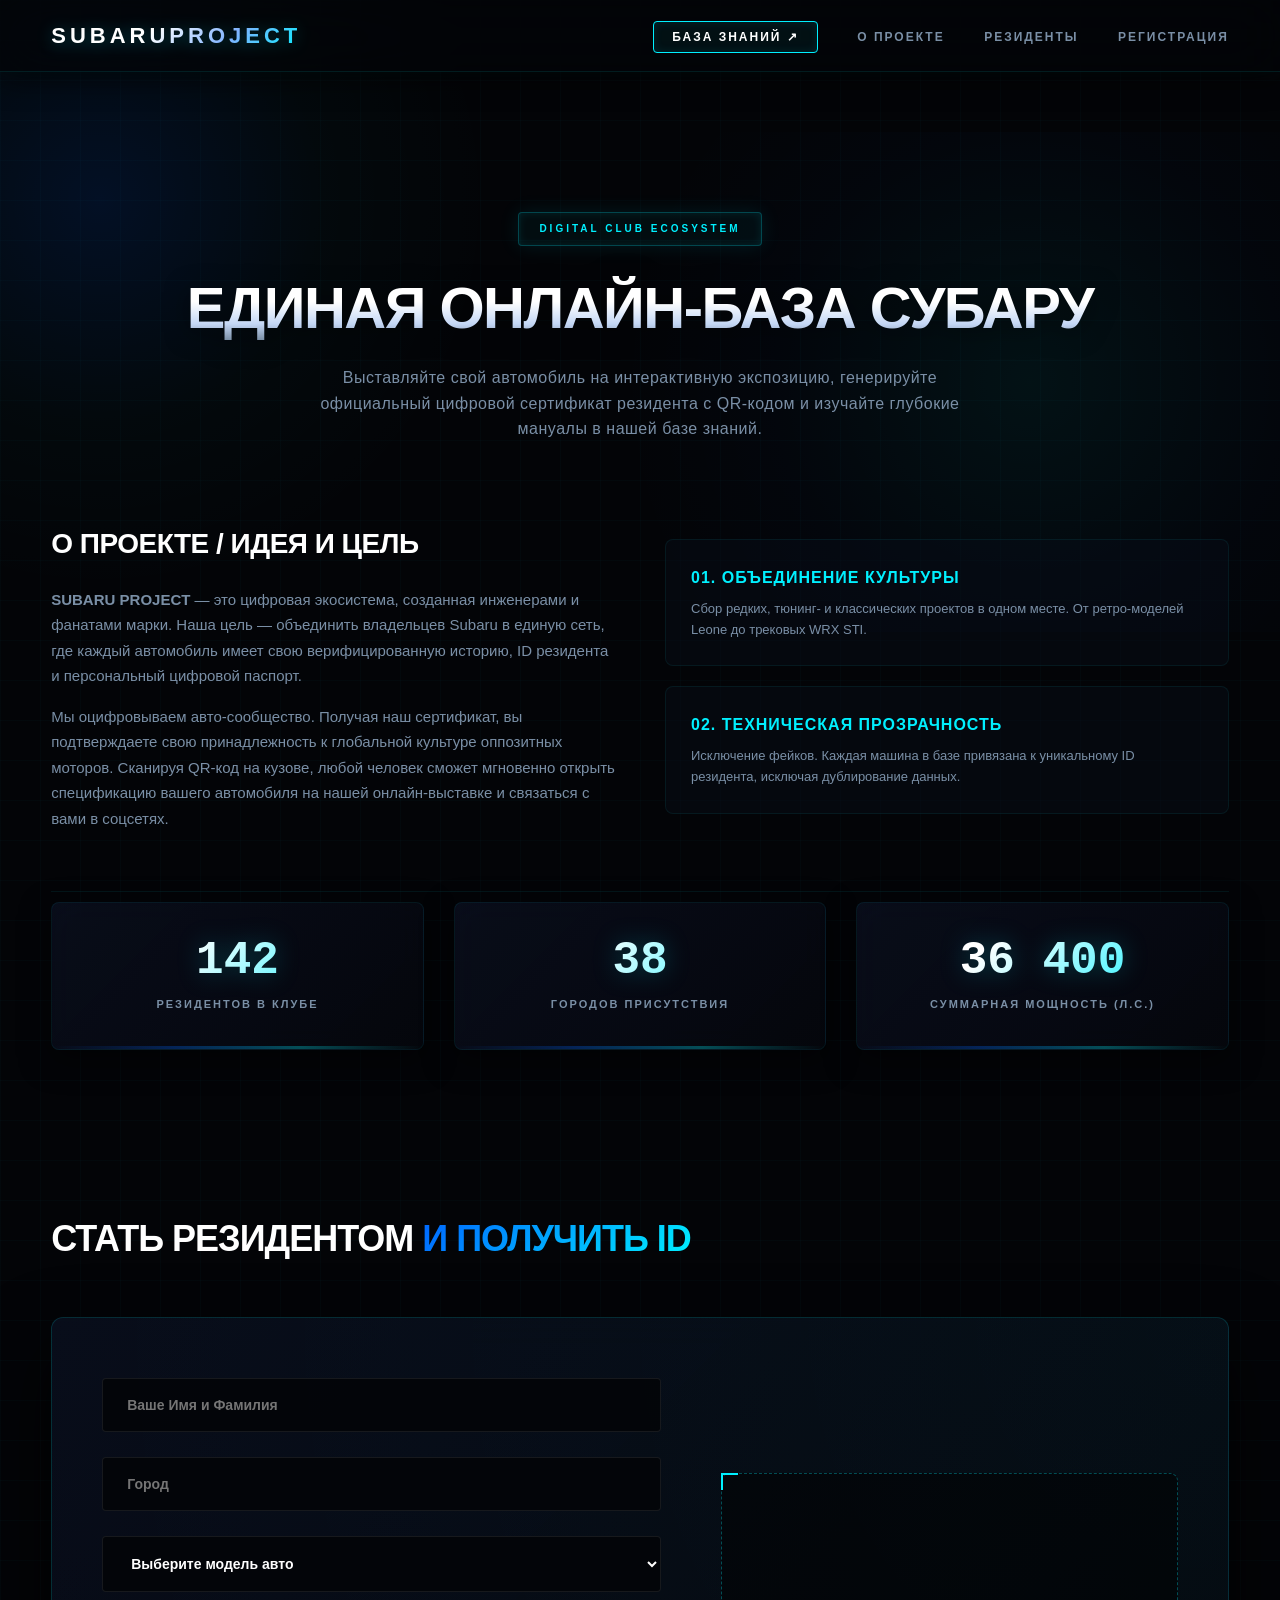
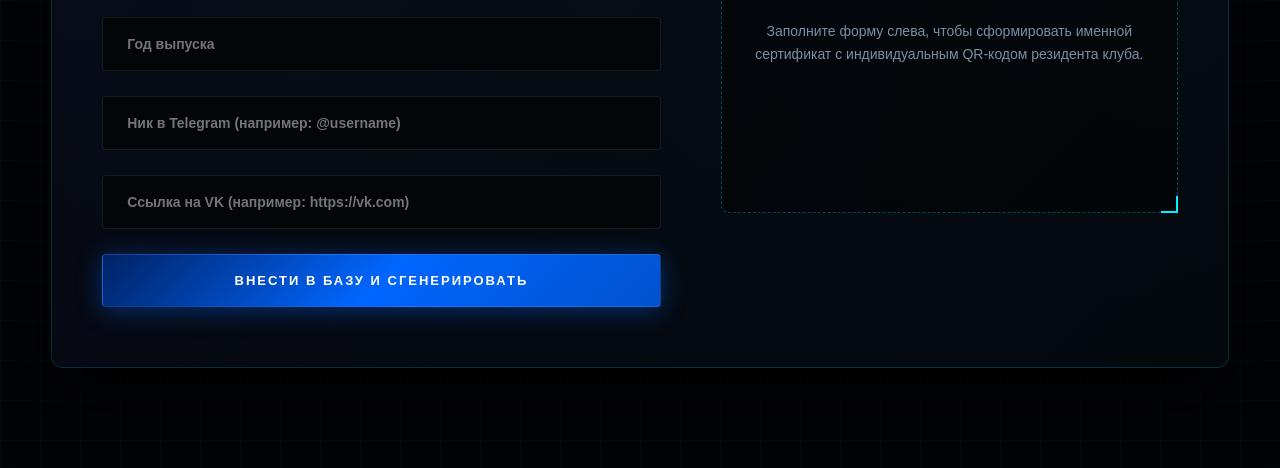
<file: index.html>
<!DOCTYPE html>
<html lang="ru">
<head>
    <meta charset="UTF-8">
    <meta name="viewport" content="width=device-width, initial-scale=1.0">
    <title>SUBARU WORLD - Клубный Проект</title>
    <link rel="stylesheet" href="style.css">
    <script src="https://cloudflare.com"></script>
</head>
<body>

    <!-- Шапка сайта -->
    <header>
        <div class="container header-grid">
            <div class="logo">SUBARU<span>PROJECT</span></div>
            <nav>
                <a href="wiki.html" class="wiki-link">База Знаний ↗</a>
                <a href="#about">О проекте</a>
                <a href="residents.html">Резиденты</a>
                <a href="#join">Регистрация</a>
            </nav>
        </div>
    </header>

    <!-- Главный баннер -->
    <section class="hero container">
        <span class="hero-badge">Digital Club Ecosystem</span>
        <h1>ЕДИНАЯ ОНЛАЙН-БАЗА СУБАРУ</h1>
        <p>Выставляйте свой автомобиль на интерактивную экспозицию, генерируйте официальный цифровой сертификат резидента с QR-кодом и изучайте глубокие мануалы в нашей базе знаний.</p>
    </section>

    <!-- Раздел: О Проекте & Миссия клуба -->
    <section id="about" class="container" style="padding: 40px 0 60px 0; border-bottom: 1px solid var(--border);">
        <div style="display: grid; grid-template-columns: repeat(auto-fit, minmax(300px, 1fr)); gap: 50px; align-items: center;">
            <div>
                <h2 style="font-size: 28px; font-weight: 900; text-transform: uppercase; margin-bottom: 20px; letter-spacing: -0.5px;">
                    О проекте <span>/ Идея и цель</span>
                </h2>
                <p style="color: var(--text-gray); font-size: 15px; margin-bottom: 15px; line-height: 1.7;">
                    <strong>SUBARU PROJECT</strong> — это цифровая экосистема, созданная инженерами и фанатами марки. Наша цель — объединить владельцев Subaru в единую сеть, где каждый автомобиль имеет свою верифицированную историю, ID резидента и персональный цифровой паспорт.
                </p>
                <p style="color: var(--text-gray); font-size: 15px; line-height: 1.7;">
                    Мы оцифровываем авто-сообщество. Получая наш сертификат, вы подтверждаете свою принадлежность к глобальной культуре оппозитных моторов. Сканируя QR-код на кузове, любой человек сможет мгновенно открыть спецификацию вашего автомобиля на нашей онлайн-выставке и связаться с вами в соцсетях.
                </p>
            </div>
            
            <div style="display: grid; gap: 20px;">
                <div style="background: var(--bg-card); border: 1px solid var(--border); padding: 25px; border-radius: 8px;">
                    <h3 style="color: var(--subaru-cyan); font-size: 16px; font-weight: 800; text-transform: uppercase; margin-bottom: 8px; letter-spacing: 1px;">01. Объединение культуры</h3>
                    <p style="color: var(--text-gray); font-size: 13px;">Сбор редких, тюнинг- и классических проектов в одном месте. От ретро-моделей Leone до трековых WRX STI.</p>
                </div>
                <div style="background: var(--bg-card); border: 1px solid var(--border); padding: 25px; border-radius: 8px;">
                    <h3 style="color: var(--subaru-cyan); font-size: 16px; font-weight: 800; text-transform: uppercase; margin-bottom: 8px; letter-spacing: 1px;">02. Техническая прозрачность</h3>
                    <p style="color: var(--text-gray); font-size: 13px;">Исключение фейков. Каждая машина в базе привязана к уникальному ID резидента, исключая дублирование данных.</p>
                </div>
            </div>
        </div>
    </section>

    <!-- Раздел: Индикаторы статистики клуба (Приборная панель) -->
    <section class="container stats-section">
        <div class="stats-grid">
            <div class="stat-box">
                <div class="stat-value" id="statResidents" data-target="142">0</div>
                <div class="stat-label">Резидентов в клубе</div>
            </div>
            <div class="stat-box">
                <div class="stat-value" id="statCities" data-target="38">0</div>
                <div class="stat-label">Городов присутствия</div>
            </div>
            <div class="stat-box">
                <div class="stat-value" id="statHp" data-target="36400">0</div>
                <div class="stat-label">Суммарная мощность (л.с.)</div>
            </div>
        </div>
    </section>

    <!-- Раздел: Регистрация и Сертификат -->
    <section id="join" class="container">
        <h2 class="section-title">Стать резидентом <span>и получить ID</span></h2>
        <div class="join-box">
            
            <!-- Форма ввода данных -->
            <div class="join-form">
                <form id="regForm">
                    <input type="text" id="userName" placeholder="Ваше Имя и Фамилия" required>
                    <input type="text" id="userCity" placeholder="Город" required>
                    <select id="carModel" required>
                        <option value="">Выберите модель авто</option>
                        <option value="Impreza / WRX / STI">Impreza / WRX / STI</option>
                        <option value="Forester">Forester</option>
                        <option value="Outback">Outback</option>
                        <option value="Legacy">Legacy</option>
                        <option value="BRZ">BRZ</option>
                    </select>
                    <input type="text" id="carYear" placeholder="Год выпуска" required>
                    
                    <!-- Новые поля ввода социальных сетей владельца -->
                    <input type="text" id="userTg" placeholder="Ник в Telegram (например: @username)">
                    <input type="text" id="userVk" placeholder="Ссылка на VK (например: https://vk.com)">
                    
                    <button type="submit" class="join-btn">Внести в базу и сгенерировать</button>
                </form>
            </div>

            <!-- Зона вывода готового графического сертификата -->
            <div class="certificate-display" id="certDisplay">
                <div id="certPlaceholder" style="color: var(--text-gray); font-size: 14px; text-align: center;">
                    Заполните форму слева, чтобы сформировать именной сертификат с индивидуальным QR-кодом резидента клуба.
                </div>
                
                <div class="cert-result-container" id="certResultContainer">
                    <div id="imagePreviewBox"></div>
                    <button id="downloadBtn" class="download-btn">Скачать сертификат (.PNG)</button>
                </div>

                <canvas id="certCanvas" style="display: none;"></canvas>
                <div id="qrcode" style="display: none;"></div>
            </div>

        </div>
    </section>

    <script src="script.js"></script>

    <!-- Интеграция с Google Apps Script и Telegram -->
    <script>
        const SCRIPT_URL = "https://google.com";

        document.getElementById('regForm').addEventListener('submit', function(e) {
            // Данные отправляем в фоне, не мешая вашей основной генерации сертификата в script.js
            const formData = {
                name: document.getElementById('userName').value,
                city: document.getElementById('userCity').value,
                model: document.getElementById('carModel').value,
                year: document.getElementById('carYear').value,
                telegram: document.getElementById('userTg').value || "Не указан",
                vk: document.getElementById('userVk').value || "Не указана"
            };

            fetch(SCRIPT_URL, {
                method: 'POST',
                mode: 'no-cors',
                headers: {
                    'Content-Type': 'application/json'
                },
                body: JSON.stringify(formData)
            })
            .then(() => {
                console.log('Данные успешно переданы в Google Таблицу и Telegram бота.');
            })
            .catch(error => {
                console.error('Ошибка фоновой отправки данных:', error);
            });
        });
    </script>
</body>
</html>
</file>
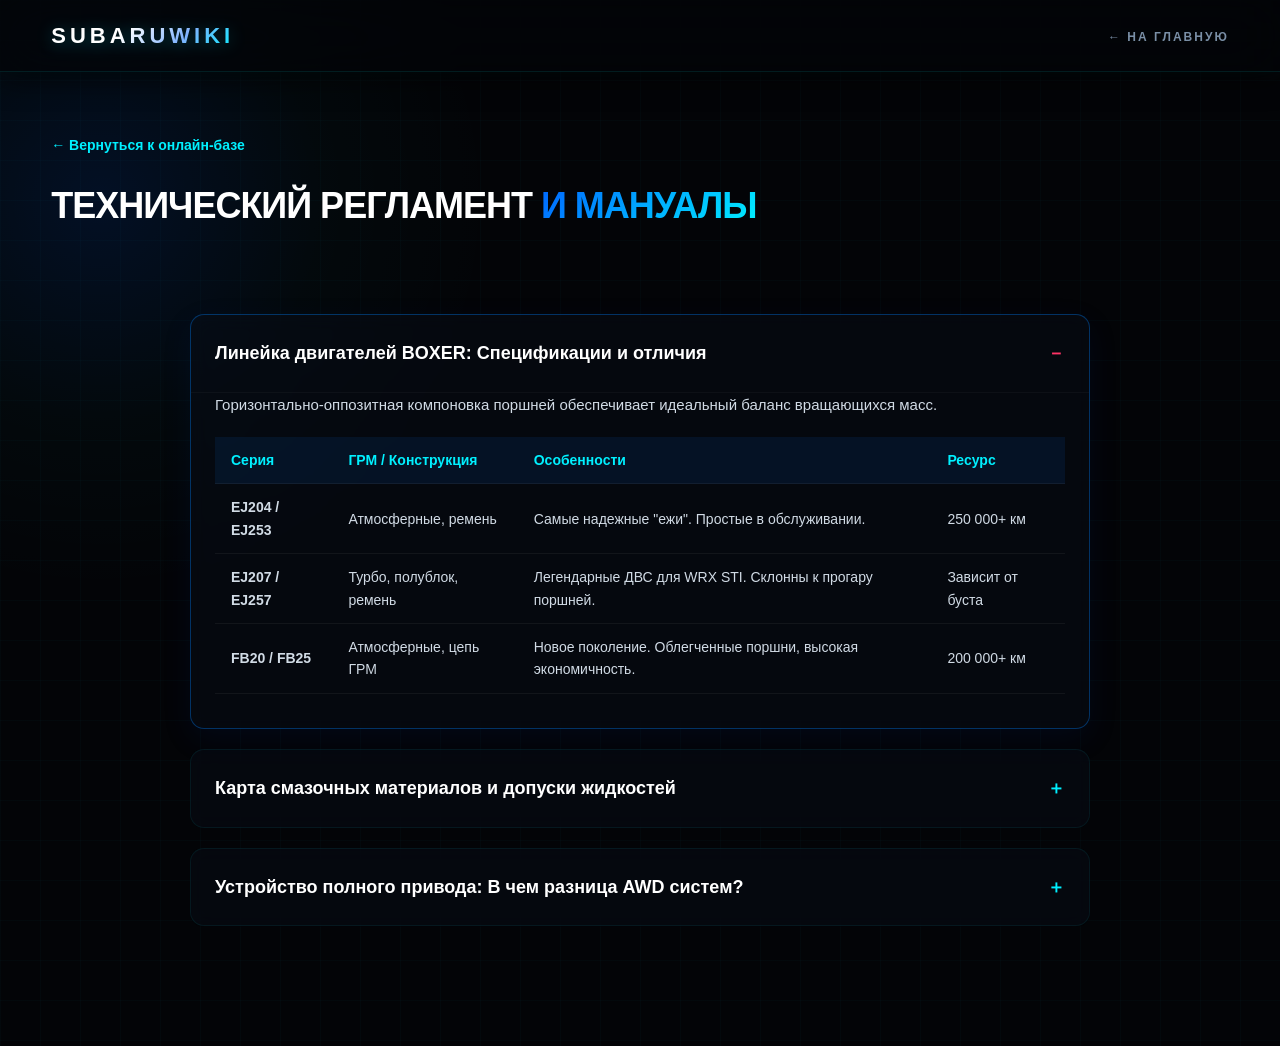
<file: wiki.html>
<!DOCTYPE html>
<html lang="ru">
<head>
    <meta charset="UTF-8">
    <meta name="viewport" content="width=device-width, initial-scale=1.0">
    <title>SUBARU WIKI - Техническая База Данных</title>
    <link rel="stylesheet" href="style.css">
    <style>
        .wiki-header { padding: 60px 0 30px 0; }
        .wiki-container { max-width: 900px; margin: 0 auto; padding-bottom: 100px; }
        .back-btn { display: inline-block; color: var(--subaru-cyan); text-decoration: none; font-size: 14px; font-weight: bold; margin-bottom: 20px; transition: 0.3s; }
        .back-btn:hover { color: #fff; text-shadow: 0 0 10px var(--subaru-glow); }

        details { background: var(--bg-card); border: 1px solid var(--border); border-radius: 14px; margin-bottom: 20px; overflow: hidden; backdrop-filter: blur(10px); transition: border-color 0.3s; }
        details:hover { border-color: var(--border-glow); }
        details[open] { border-color: rgba(0, 116, 228, 0.4); box-shadow: 0 10px 30px rgba(0, 51, 153, 0.1); }
        summary { padding: 24px; font-size: 18px; font-weight: 700; color: #ffffff; cursor: pointer; list-style: none; position: relative; user-select: none; }
        summary::after { content: '＋'; position: absolute; right: 24px; color: var(--subaru-cyan); font-weight: bold; transition: transform 0.3s; }
        details[open] summary::after { content: '－'; color: #ff3366; }

        .wiki-content { padding: 0 24px 24px 24px; border-top: 1px solid rgba(255, 255, 255, 0.03); color: #d1dbe5; font-size: 15px; }
        .wiki-table { width: 100%; border-collapse: collapse; margin: 20px 0 10px 0; font-size: 14px; }
        .wiki-table th, .wiki-table td { padding: 12px 16px; text-align: left; border-bottom: 1px solid rgba(255, 255, 255, 0.05); }
        .wiki-table th { background: rgba(0, 116, 228, 0.1); color: var(--subaru-cyan); font-weight: 600; }
        .wiki-table tr:hover td { background: rgba(255, 255, 255, 0.02); }
        .alert-box { background: rgba(255, 153, 0, 0.08); border-left: 4px solid #ff9900; padding: 15px; border-radius: 4px; margin-top: 15px; font-size: 13px; color: #ffb03a; }
    </style>
</head>
<body>

    <header>
        <div class="container header-grid">
            <div class="logo">SUBARU<span>WIKI</span></div>
            <nav><a href="index.html">← На главную</a></nav>
        </div>
    </header>

    <div class="container wiki-header">
        <a href="index.html" class="back-btn">← Вернуться к онлайн-базе</a>
        <h1 class="section-title">ТЕХНИЧЕСКИЙ РЕГЛАМЕНТ <span>И МАНУАЛЫ</span></h1>
    </div>

    <main class="container wiki-container">
        <details open>
            <summary>Линейка двигателей BOXER: Спецификации и отличия</summary>
            <div class="wiki-content">
                <p>Горизонтально-оппозитная компоновка поршней обеспечивает идеальный баланс вращающихся масс.</p>
                <table class="wiki-table">
                    <thead><tr><th>Серия</th><th>ГРМ / Конструкция</th><th>Особенности</th><th>Ресурс</th></tr></thead>
                    <tbody>
                        <tr><td><strong>EJ204 / EJ253</strong></td><td>Атмосферные, ремень</td><td>Самые надежные "ежи". Простые в обслуживании.</td><td>250 000+ км</td></tr>
                        <tr><td><strong>EJ207 / EJ257</strong></td><td>Турбо, полублок, ремень</td><td>Легендарные ДВС для WRX STI. Склонны к прогару поршней.</td><td>Зависит от буста</td></tr>
                        <tr><td><strong>FB20 / FB25</strong></td><td>Атмосферные, цепь ГРМ</td><td>Новое поколение. Облегченные поршни, высокая экономичность.</td><td>200 000+ км</td></tr>
                    </tbody>
                </table>
            </div>
        </details>
        <details>
            <summary>Карта смазочных материалов и допуски жидкостей</summary>
            <div class="wiki-content">
                <p>Турбированные и высокооборотистые оппозитные моторы Subaru критически требовательны к маслу.</p>
                <table class="wiki-table">
                    <thead><tr><th>Узел</th><th>Рекомендуемая вязкость / Допуск</th><th>Интервал замены</th></tr></thead>
                    <tbody>
                        <tr><td>ДВС Атмосферные</td><td>0W-20 / 5W-30 (API SN, ILSAC GF-5)</td><td>7 000 - 7 500 км</td></tr>
                        <tr><td>ДВС Турбо</td><td>5W-30 / 5W-40 (Спортивные серии с высоким HTHS)</td><td>5 000 км (строго!)</td></tr>
                        <tr><td>Вариатор (CVT)</td><td>Subaru High Torque CVT Fluid / СVT Fluid II</td><td>45 000 - 60 000 км</td></tr>
                    </tbody>
                </table>
                <div class="alert-box">
                    <strong>ВАЖНО ДЛЯ ТУРБО:</strong> Регулярно проверяйте уровень масла. Масляное голодание — главная причина капиталки.
                </div>
            </div>
        </details>

        <details>
            <summary>Устройство полного привода: В чем разница AWD систем?</summary>
            <div class="wiki-content">
                <p>Марка Subaru использует 4 абсолютно разные системы полного привода:</p>
                <ul style="padding-left: 20px; margin-top: 10px; line-height: 1.8;">
                    <li><strong>ACT (Active Torque Split):</strong> Вариатор Lineartronic. Распределение 60:40.</li>
                    <li><strong>VTD (Variable Torque Distribution):</strong> Планетарный дифференциал. Распределение 45:55.</li>
                    <li><strong>CDG (Continuous AWD):</strong> Классическая честная механика. Честные 50:50.</li>
                    <li><strong>DCCD (Driver's Control Center Differential):</strong> Вершина инженерной мысли STI с ручной блокировкой.</li>
                </ul>
            </div>
        </details>
    </main>
</body>
</html>
</file>
<file: style.css>
:root {
    --subaru-blue: #002266;
    --subaru-glow: #0066ff;
    --subaru-cyan: #00f0ff;
    --bg-dark: #030407;
    --bg-card: rgba(10, 14, 26, 0.45);
    --border: rgba(0, 240, 255, 0.07);
    --border-glow: rgba(0, 102, 255, 0.4);
    --text-gray: #7a8fa6;
    --neon-shadow: 0 0 20px rgba(0, 102, 255, 0.25);
}

* {
    margin: 0;
    padding: 0;
    box-sizing: border-box;
    font-family: 'Segoe UI', -apple-system, Roboto, sans-serif;
}

html { scroll-behavior: smooth; }

body {
    background-color: var(--bg-dark);
    background-image: 
        linear-gradient(rgba(0, 240, 255, 0.02) 1px, transparent 1px),
        linear-gradient(90deg, rgba(0, 240, 255, 0.02) 1px, transparent 1px);
    background-size: 40px 40px;
    color: #ffffff;
    line-height: 1.6;
    overflow-x: hidden;
}

body::before {
    content: ''; position: absolute; width: 800px; height: 800px;
    background: radial-gradient(circle, rgba(0, 102, 255, 0.12) 0%, rgba(0, 240, 255, 0.02) 40%, rgba(0,0,0,0) 70%);
    top: -200px; left: -300px; z-index: -2; pointer-events: none;
}

.container { width: 92%; max-width: 1200px; margin: 0 auto; }

header {
    padding: 18px 0; border-bottom: 1px solid rgba(0, 240, 255, 0.1);
    background: rgba(3, 4, 7, 0.75); position: sticky; top: 0; z-index: 100;
    backdrop-filter: blur(25px) saturate(180%); -webkit-backdrop-filter: blur(25px) saturate(180%);
    box-shadow: 0 4px 30px rgba(0, 0, 0, 0.8), 0 1px 15px rgba(0, 240, 255, 0.05);
}

.header-grid { display: flex; justify-content: space-between; align-items: center; }

.logo {
    font-size: 22px; font-weight: 900; letter-spacing: 4px; text-transform: uppercase;
    background: linear-gradient(135deg, #ffffff 40%, #80b3ff, var(--subaru-cyan));
    -webkit-background-clip: text; -webkit-text-fill-color: transparent;
    filter: drop-shadow(0 2px 8px rgba(0, 240, 255, 0.3));
}

nav a {
    color: var(--text-gray); text-decoration: none; margin-left: 35px;
    font-size: 12px; font-weight: 700; letter-spacing: 2px; text-transform: uppercase;
    transition: all 0.3s cubic-bezier(0.4, 0, 0.2, 1); position: relative;
}

nav a::after {
    content: ''; position: absolute; bottom: -6px; left: 50%; width: 0; height: 2px;
    background: var(--subaru-cyan); transition: all 0.3s ease; transform: translateX(-50%);
    box-shadow: 0 0 8px var(--subaru-cyan);
}

nav a:hover { color: #ffffff; }
nav a:hover::after { width: 100%; }

nav a.wiki-link {
    color: #ffffff; border: 1px solid var(--subaru-cyan); padding: 8px 18px;
    border-radius: 4px; background: rgba(0, 240, 255, 0.05);
    box-shadow: inset 0 0 10px rgba(0, 240, 255, 0.1);
}
nav a.wiki-link::after { display: none; }
nav a.wiki-link:hover {
    background: var(--subaru-glow); border-color: var(--subaru-glow);
    box-shadow: 0 0 20px var(--subaru-glow), inset 0 0 5px #fff; transform: translateY(-1px);
}
.hero { padding: 140px 0 40px 0; text-align: center; position: relative; }

.hero::after {
    content: ''; position: absolute; width: 900px; height: 500px;
    background: radial-gradient(circle, rgba(0,240,255,0.06) 0%, rgba(0,102,255,0.02) 50%, rgba(0,0,0,0) 80%);
    bottom: -150px; right: -250px; z-index: -2; pointer-events: none;
}

.hero-badge {
    background: rgba(0, 240, 255, 0.04); border: 1px solid rgba(0, 240, 255, 0.25);
    padding: 8px 20px; border-radius: 4px; font-size: 10px; font-weight: 800;
    text-transform: uppercase; letter-spacing: 3px; color: var(--subaru-cyan);
    display: inline-block; margin-bottom: 30px;
    box-shadow: inset 0 0 10px rgba(0, 240, 255, 0.1), 0 0 20px rgba(0, 240, 255, 0.1);
}

.hero h1 {
    font-size: 58px; font-weight: 900; line-height: 1.1; margin-bottom: 25px; letter-spacing: -1.5px;
    background: linear-gradient(to bottom, #ffffff 40%, #c4d7f5 75%, var(--text-gray));
    -webkit-background-clip: text; -webkit-text-fill-color: transparent;
    filter: drop-shadow(0 4px 12px rgba(0,0,0,0.5));
}

.hero p { color: var(--text-gray); font-size: 16px; max-width: 680px; margin: 0 auto; letter-spacing: 0.5px; }

.stats-section { padding: 10px 0 60px 0; }
.stats-grid { display: grid; grid-template-columns: repeat(auto-fit, minmax(250px, 1fr)); gap: 30px; }

.stat-box {
    background: linear-gradient(135deg, rgba(12, 17, 34, 0.7) 0%, rgba(5, 7, 13, 0.9) 100%);
    border: 1px solid var(--border); padding: 35px 30px; border-radius: 8px; text-align: center;
    position: relative; overflow: hidden; backdrop-filter: blur(15px);
    transition: all 0.4s cubic-bezier(0.16, 1, 0.3, 1); box-shadow: 0 10px 30px rgba(0,0,0,0.5);
}

.stat-box:hover { border-color: rgba(0, 240, 255, 0.3); transform: translateY(-4px); }
.stat-box::after { content: ''; position: absolute; bottom: 0; left: 0; width: 100%; height: 3px; background: linear-gradient(90deg, transparent, var(--subaru-glow), var(--subaru-cyan), transparent); opacity: 0.3; }
.stat-box:hover::after { opacity: 1; }

.stat-value { font-size: 46px; font-weight: 900; line-height: 1; margin-bottom: 12px; font-family: 'Courier New', monospace; background: linear-gradient(135deg, #ffffff 30%, var(--subaru-cyan)); -webkit-background-clip: text; -webkit-text-fill-color: transparent; filter: drop-shadow(0 0 12px rgba(0, 240, 255, 0.25)); }
.stat-label { font-size: 11px; font-weight: 800; text-transform: uppercase; letter-spacing: 2px; color: var(--text-gray); }

section { padding: 100px 0; }
.section-title { font-size: 36px; font-weight: 900; margin-bottom: 50px; letter-spacing: -1px; text-transform: uppercase; }
.section-title span { background: linear-gradient(135deg, var(--subaru-glow), var(--subaru-cyan)); -webkit-background-clip: text; -webkit-text-fill-color: transparent; }

.exhibit-grid { display: grid; grid-template-columns: repeat(auto-fit, minmax(320px, 1fr)); gap: 35px; }
.car-card { background: var(--bg-card); border: 1px solid var(--border); border-radius: 12px; overflow: hidden; backdrop-filter: blur(15px); box-shadow: 0 15px 35px rgba(0,0,0,0.6); transition: all 0.4s cubic-bezier(0.16, 1, 0.3, 1); }
.car-card:hover { border-color: rgba(0, 240, 255, 0.35); transform: translateY(-6px); box-shadow: 0 25px 50px rgba(0,0,0,0.8); }

.car-img-wrapper { width: 100%; height: 230px; overflow: hidden; position: relative; background: #090b11; border-bottom: 2px solid rgba(0, 240, 255, 0.15); }
.car-img-wrapper img { width: 100%; height: 100%; object-fit: cover; transition: transform 0.8s cubic-bezier(0.16, 1, 0.3, 1); }
.car-card:hover .car-img-wrapper img { transform: scale(1.07); }
.car-info { padding: 28px; }
.car-info h4 { font-size: 22px; font-weight: 800; margin-bottom: 10px; }
.owner-badge { display: inline-block; background: rgba(0, 240, 255, 0.05); border: 1px solid rgba(0, 240, 255, 0.3); color: var(--subaru-cyan); padding: 5px 14px; border-radius: 4px; font-size: 10px; font-weight: 700; text-transform: uppercase; margin-bottom: 18px; }
.car-info p { font-size: 14px; color: var(--text-gray); }
/* =======================================================
   ЧАСТЬ 3 ИЗ 3: ГОНОЧНЫЕ КНОПКИ, КОКПИТ, СЕРТИФИКАТ И СОЦСЕТИ
   ======================================================= */

/* Высокотехнологичные кнопки-капсулы */
.join-btn, .download-btn {
    width: 100%;
    padding: 18px;
    background: linear-gradient(135deg, var(--subaru-blue) 0%, var(--subaru-glow) 50%, #0052cc 100%);
    color: #ffffff;
    border: 1px solid rgba(255, 255, 255, 0.1);
    border-radius: 4px;
    font-weight: 800;
    font-size: 13px;
    text-transform: uppercase;
    letter-spacing: 2px;
    cursor: pointer;
    box-shadow: 0 4px 25px rgba(0, 102, 255, 0.4);
    transition: all 0.3s cubic-bezier(0.16, 1, 0.3, 1);
    position: relative;
    overflow: hidden;
}

.join-btn::before, .download-btn::before {
    content: '';
    position: absolute;
    top: 0;
    left: -100%;
    width: 100%;
    height: 100%;
    background: linear-gradient(90deg, transparent, rgba(255, 255, 255, 0.2), transparent);
    transition: 0.5s;
}

.join-btn:hover::before, .download-btn:hover::before { left: 100%; }

.join-btn:hover {
    box-shadow: 0 0 30px var(--subaru-glow), 0 0 15px var(--subaru-cyan);
    transform: translateY(-2px);
    border-color: var(--subaru-cyan);
}

.download-btn {
    background: linear-gradient(135deg, #0083b0 0%, #00b4db 50%, #0083b0 100%);
    box-shadow: 0 4px 25px rgba(0, 180, 219, 0.4);
}

.download-btn:hover { box-shadow: 0 0 30px #00b4db, 0 0 15px var(--subaru-cyan); transform: translateY(-2px); border-color: #ffffff; }

/* Кокпит / Зона регистрации */
.join-box {
    background: radial-gradient(circle at top right, rgba(0, 240, 255, 0.03), transparent), linear-gradient(135deg, rgba(10, 15, 30, 0.8) 0%, rgba(4, 5, 10, 0.95) 100%);
    border: 1px solid rgba(0, 240, 255, 0.15);
    border-radius: 12px;
    padding: 60px 50px;
    display: grid;
    grid-template-columns: 1.1fr 0.9fr;
    gap: 60px;
    align-items: center;
    backdrop-filter: blur(20px);
    box-shadow: 0 30px 70px rgba(0,0,0,0.8);
}

@media (max-width: 992px) { .join-box { grid-template-columns: 1fr; padding: 40px 25px; gap: 40px; } }

.join-form input, .join-form select {
    width: 100%;
    padding: 18px 24px;
    background: rgba(3, 4, 7, 0.8);
    border: 1px solid rgba(255, 255, 255, 0.08);
    color: #ffffff;
    border-radius: 4px;
    margin-bottom: 25px;
    font-size: 14px;
    font-weight: 600;
    outline: none;
    transition: all 0.3s ease;
}

.join-form input:focus, .join-form select:focus {
    border-color: var(--subaru-cyan);
    box-shadow: 0 0 15px rgba(0, 240, 255, 0.15);
}

/* Дисплей сертификата */
.certificate-display {
    border: 1px dashed rgba(0, 240, 255, 0.3);
    padding: 30px;
    border-radius: 8px;
    min-height: 340px;
    display: flex;
    flex-direction: column;
    align-items: center;
    justify-content: center;
    background: rgba(0, 0, 0, 0.5);
    position: relative;
}

.certificate-display::before { content: ''; position: absolute; top: -1px; left: -1px; width: 15px; height: 15px; border-top: 2px solid var(--subaru-cyan); border-left: 2px solid var(--subaru-cyan); }
.certificate-display::after { content: ''; position: absolute; bottom: -1px; right: -1px; width: 15px; height: 15px; border-bottom: 2px solid var(--subaru-cyan); border-right: 2px solid var(--subaru-cyan); }

.cert-result-container { display: none; width: 100%; text-align: center; }
#imagePreviewBox img { width: 100%; max-width: 420px; height: auto; border-radius: 6px; box-shadow: 0 25px 60px rgba(0,0,0,0.9); border: 1px solid rgba(255,255,255,0.1); }

/* Стили для блока социальных сетей владельца */
.owner-socials {
    display: flex;
    gap: 10px;
    border-top: 1px solid rgba(255, 255, 255, 0.05);
    padding-top: 15px;
    margin-top: 15px;
}

.social-icon {
    display: flex;
    align-items: center;
    justify-content: center;
    width: 38px;
    height: 34px;
    border-radius: 4px;
    font-size: 11px;
    font-weight: 800;
    text-decoration: none;
    color: #ffffff;
    border: 1px solid rgba(255, 255, 255, 0.1);
    background: rgba(0, 0, 0, 0.4);
    transition: all 0.3s ease;
}

.social-icon.tg:hover { background: #0088cc; border-color: #0088cc; box-shadow: 0 0 12px #0088cc; }
.social-icon.vk:hover { background: #0077ff; border-color: #0077ff; box-shadow: 0 0 12px #0077ff; }
.social-icon.d2:hover { background: #ff3344; border-color: #ff3344; box-shadow: 0 0 12px #ff3344; }
</file>
